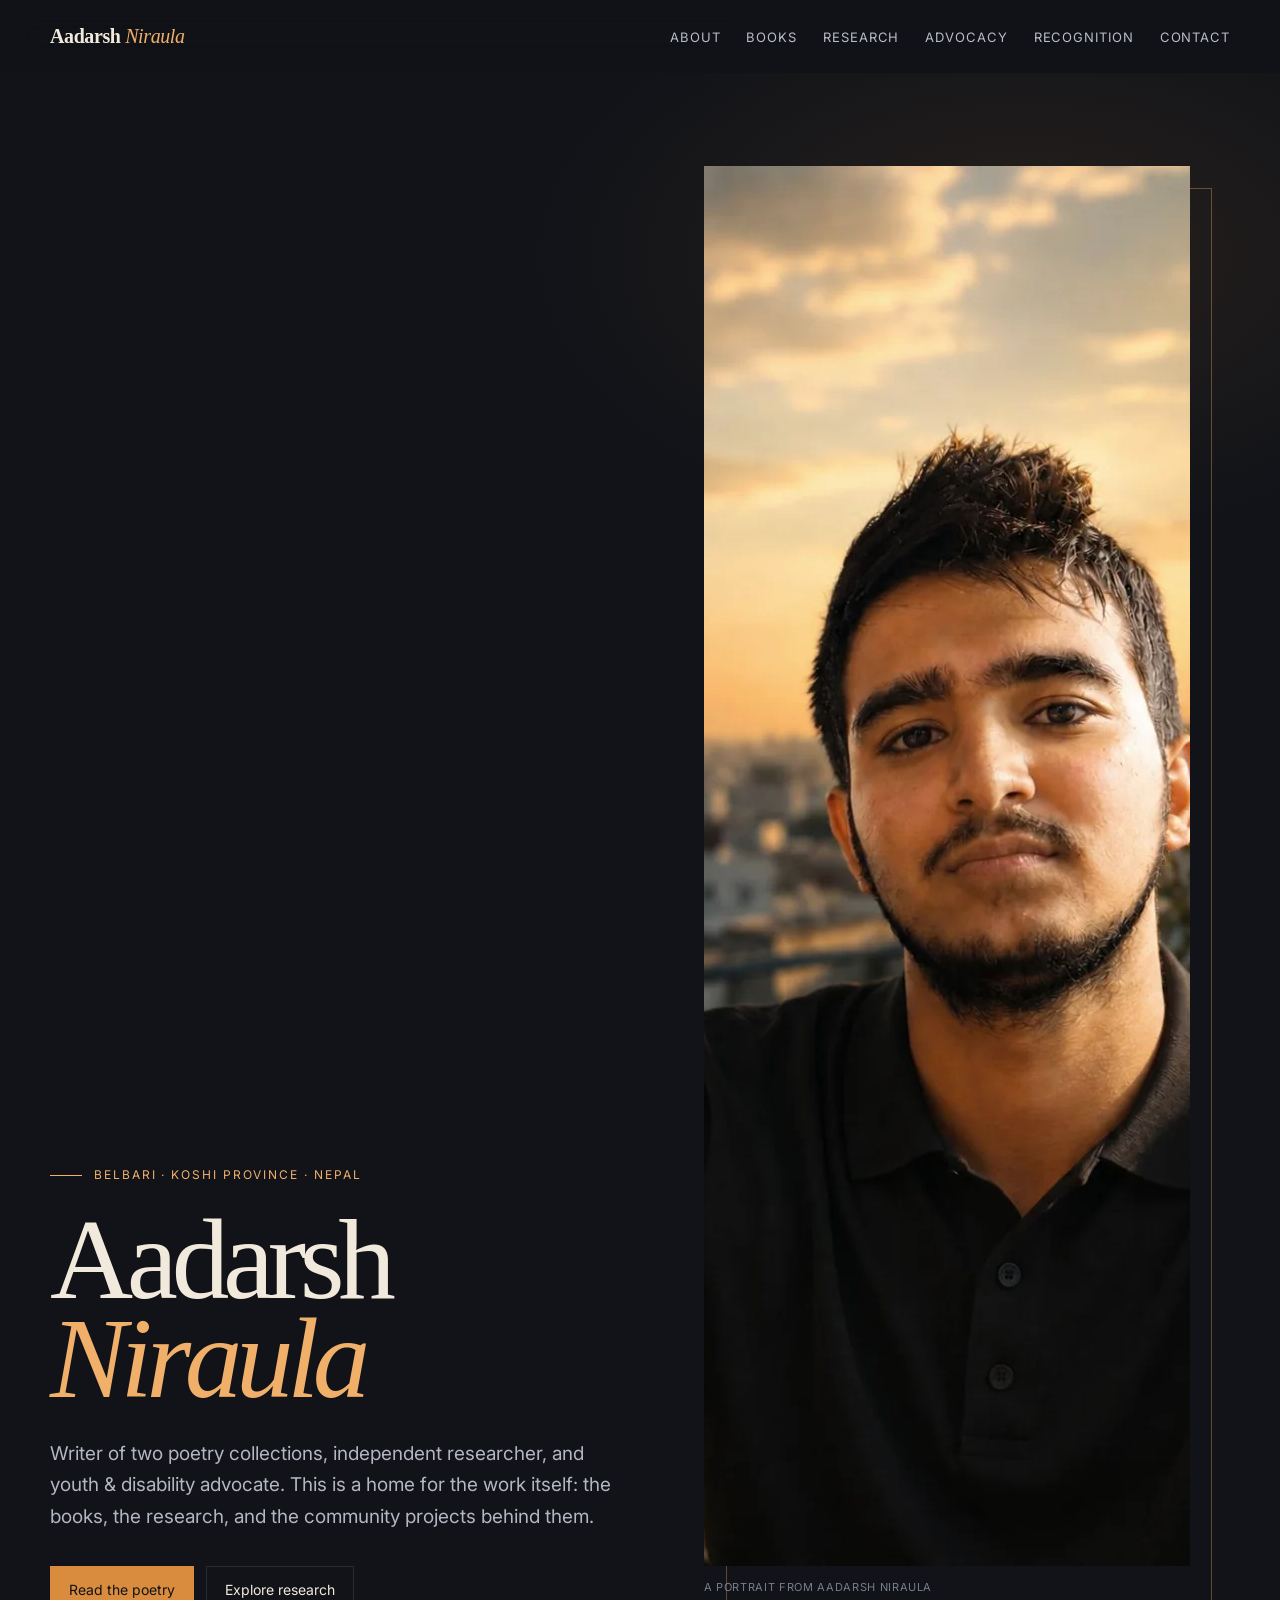
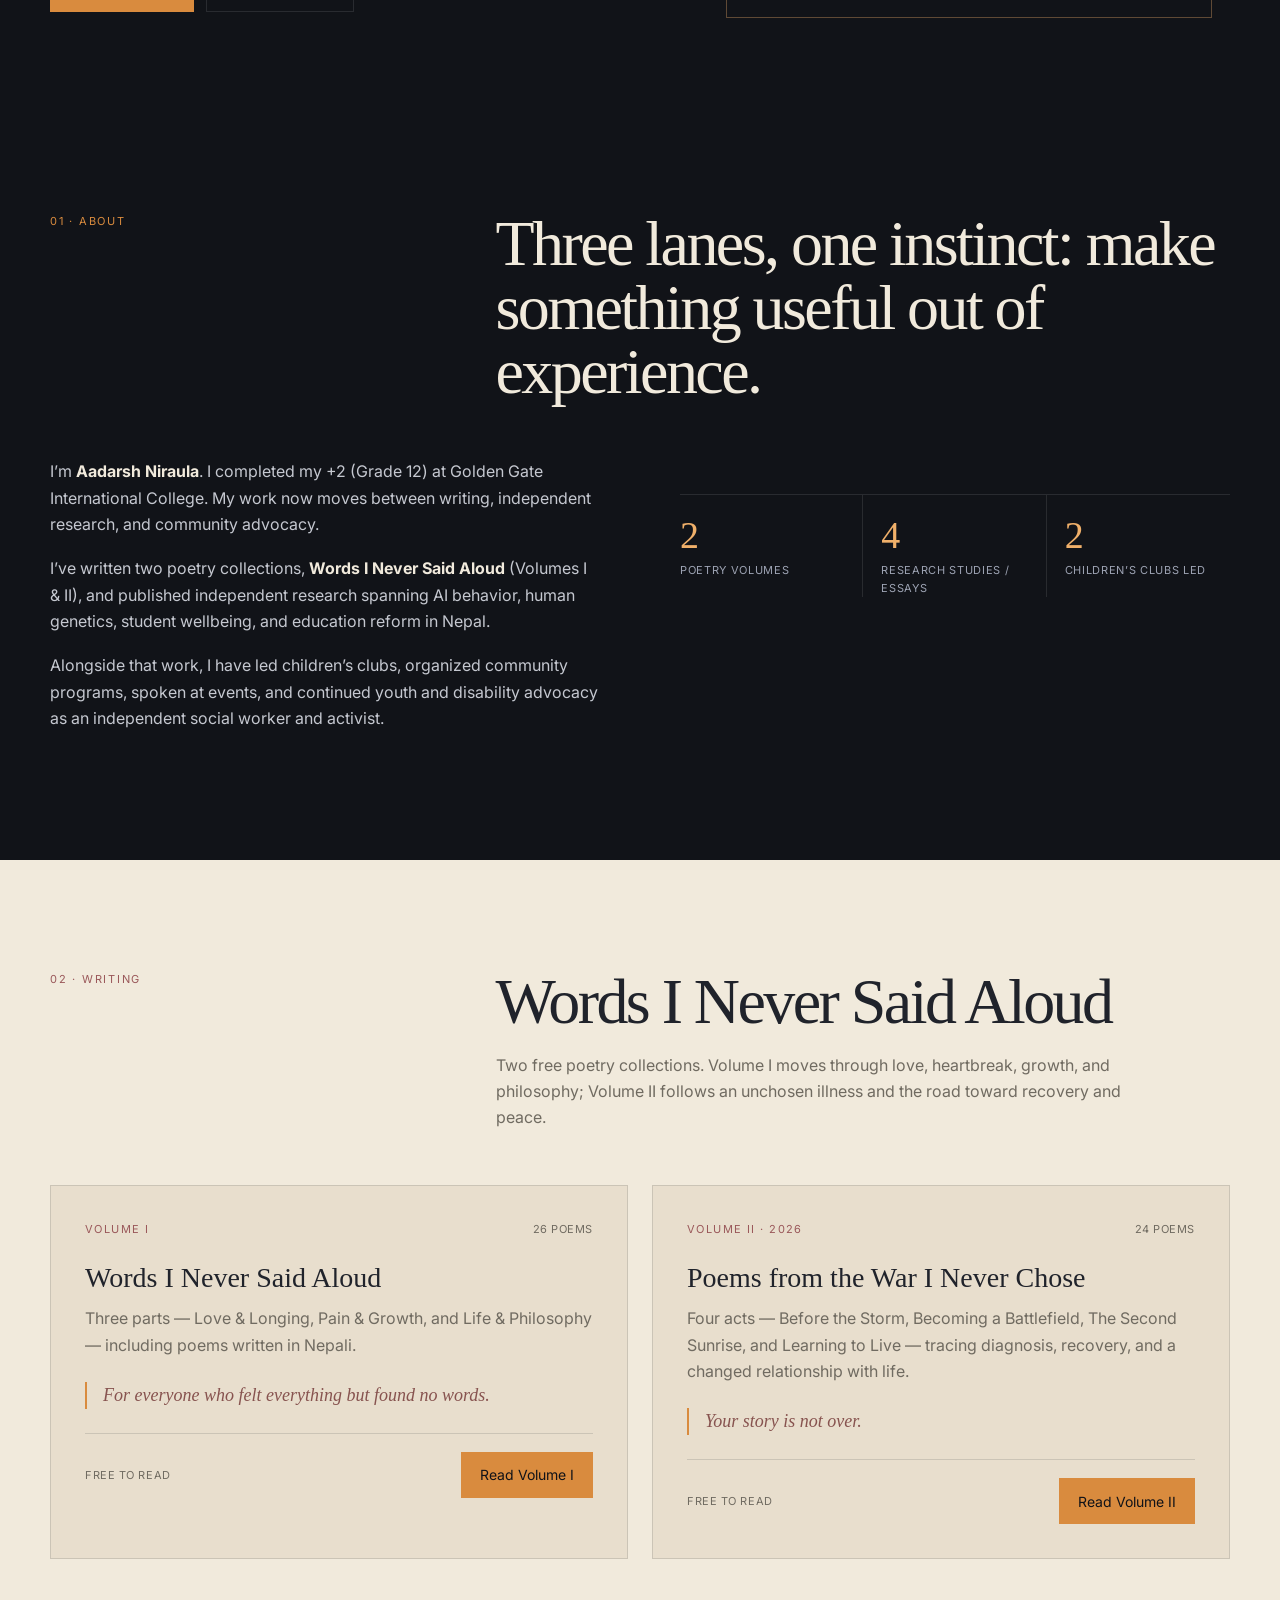
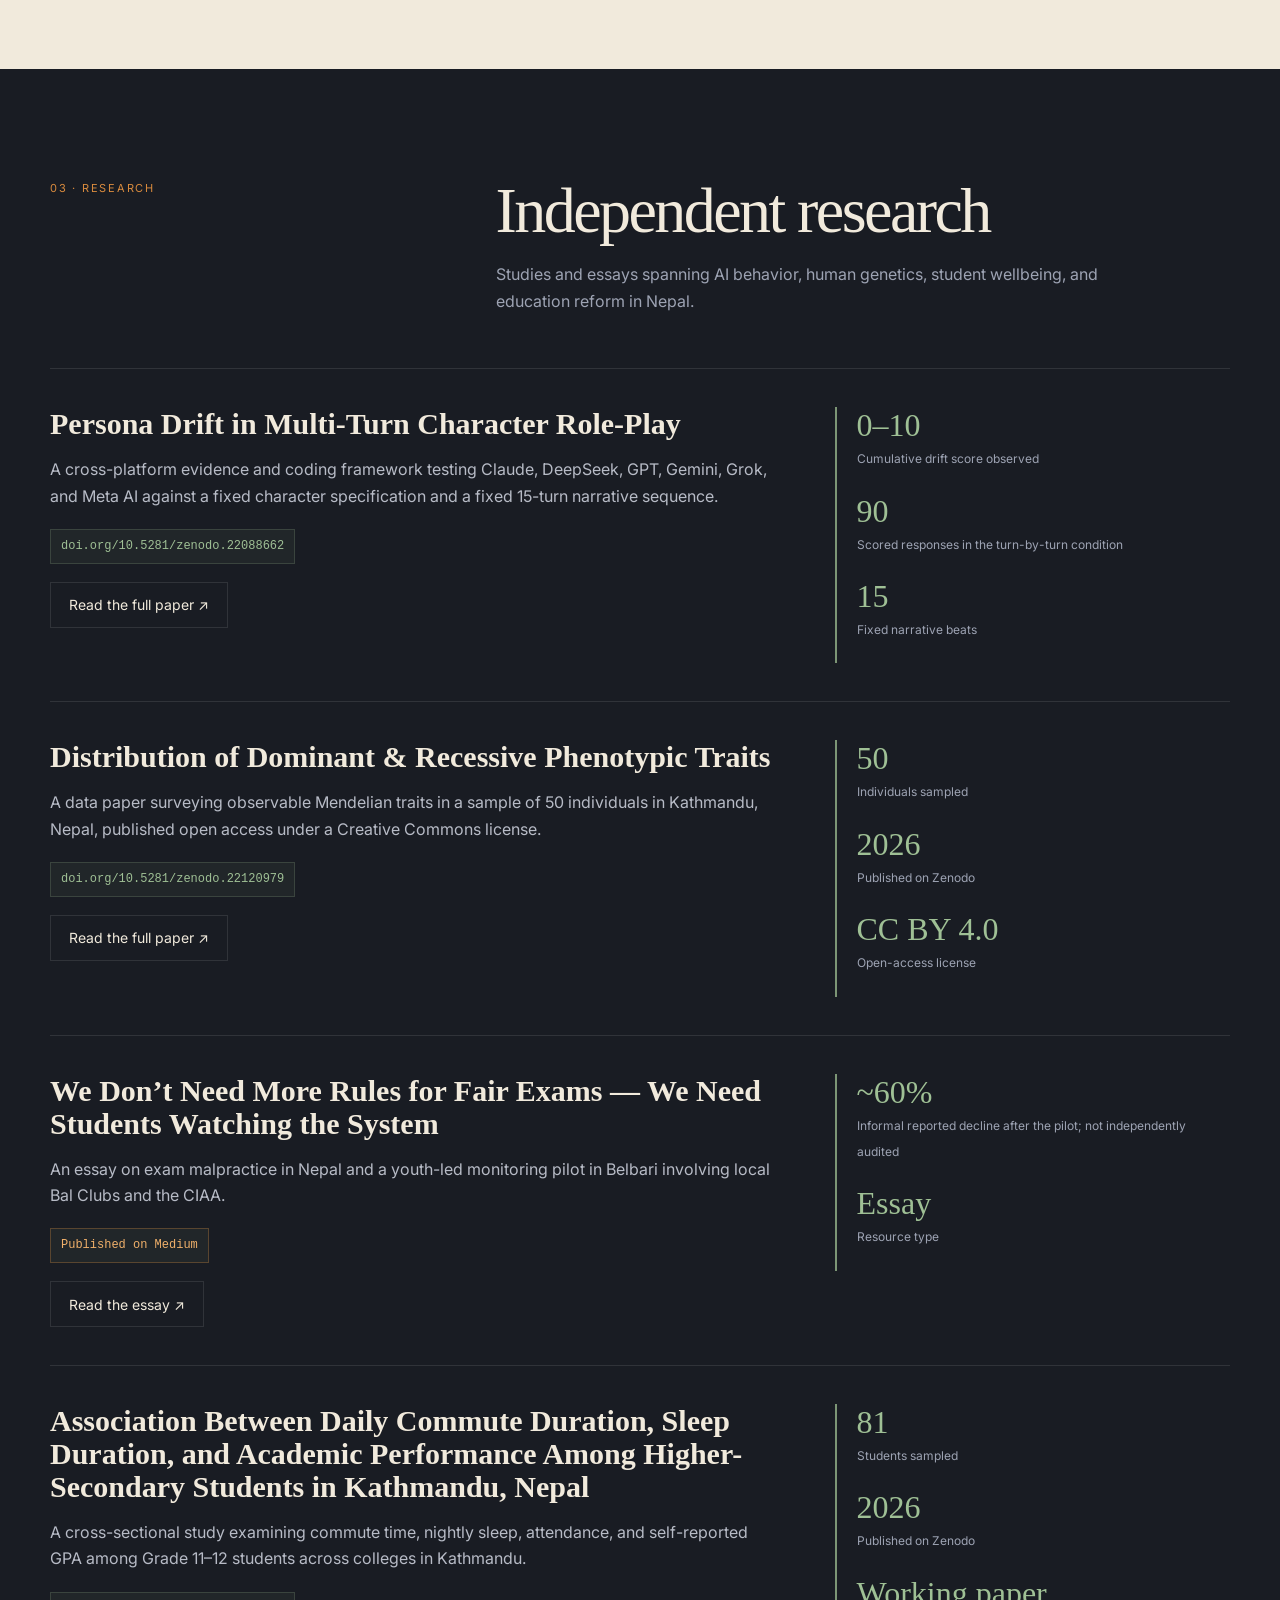
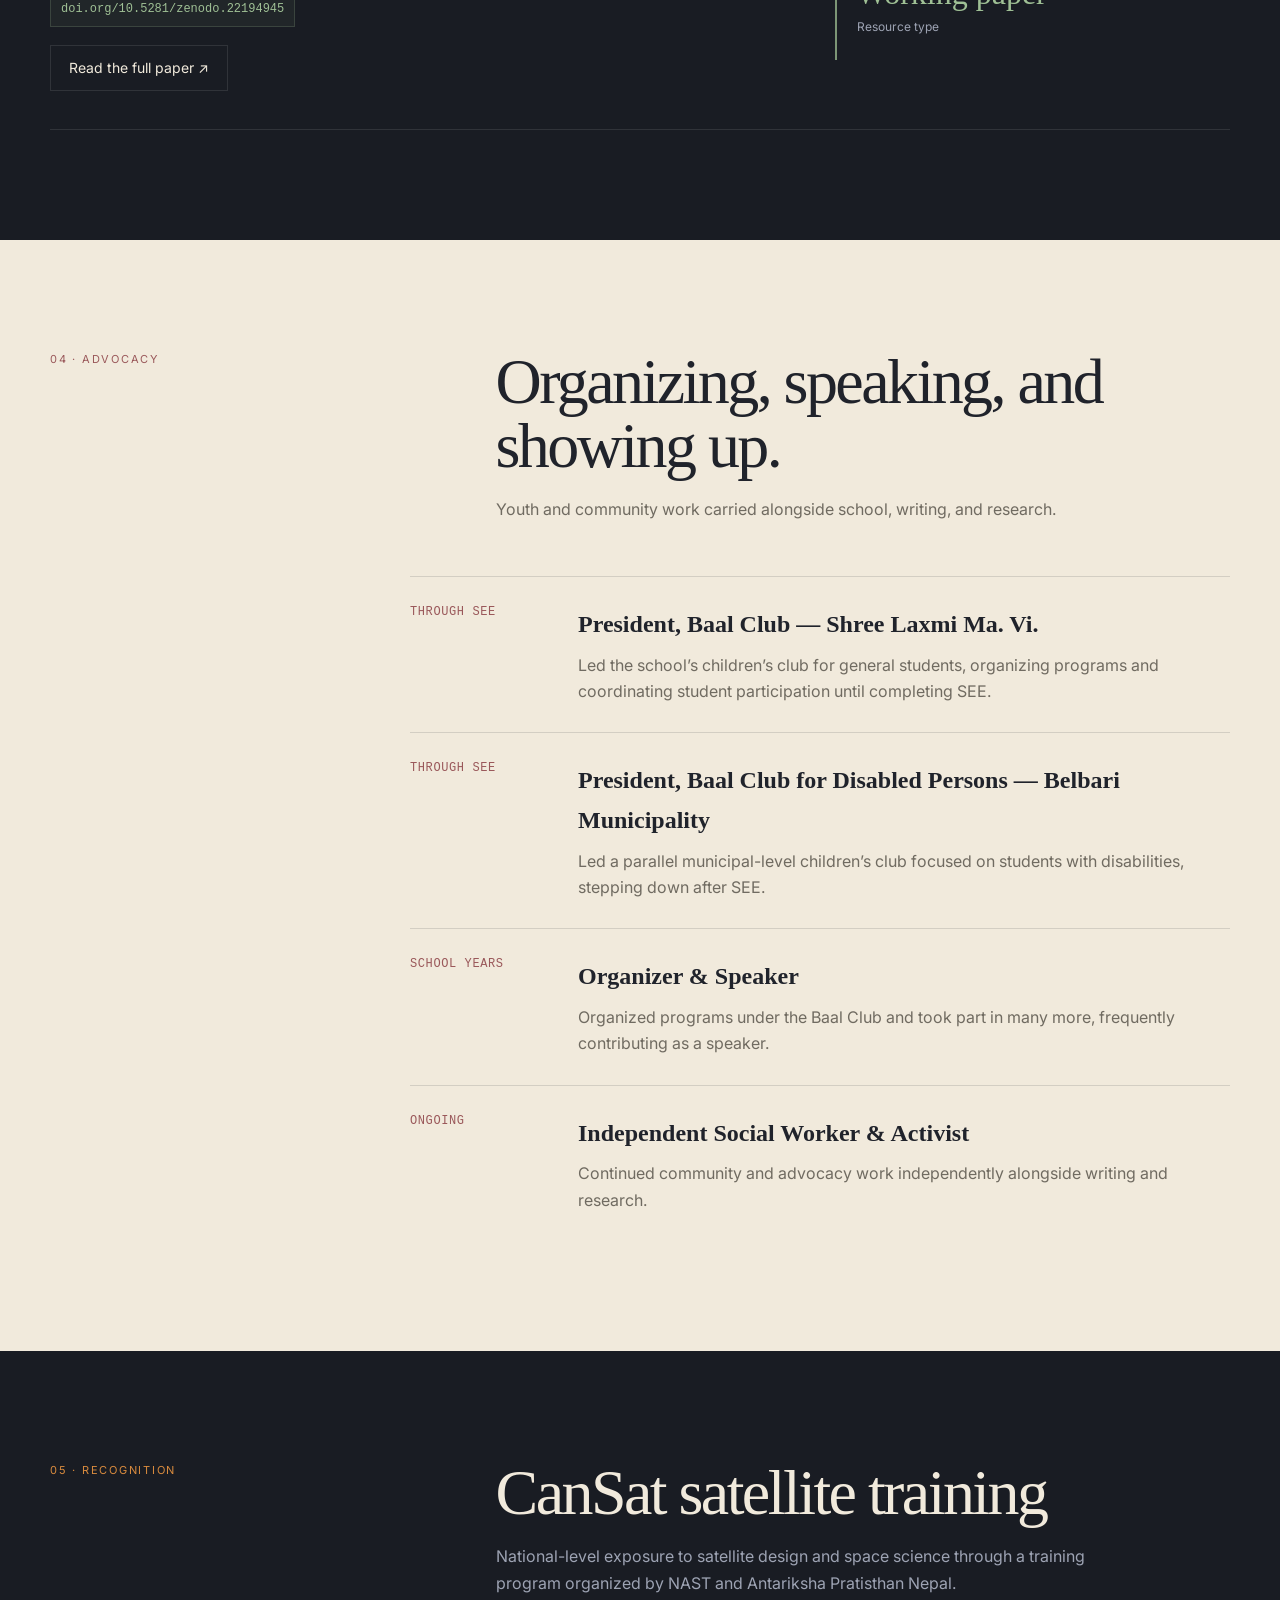
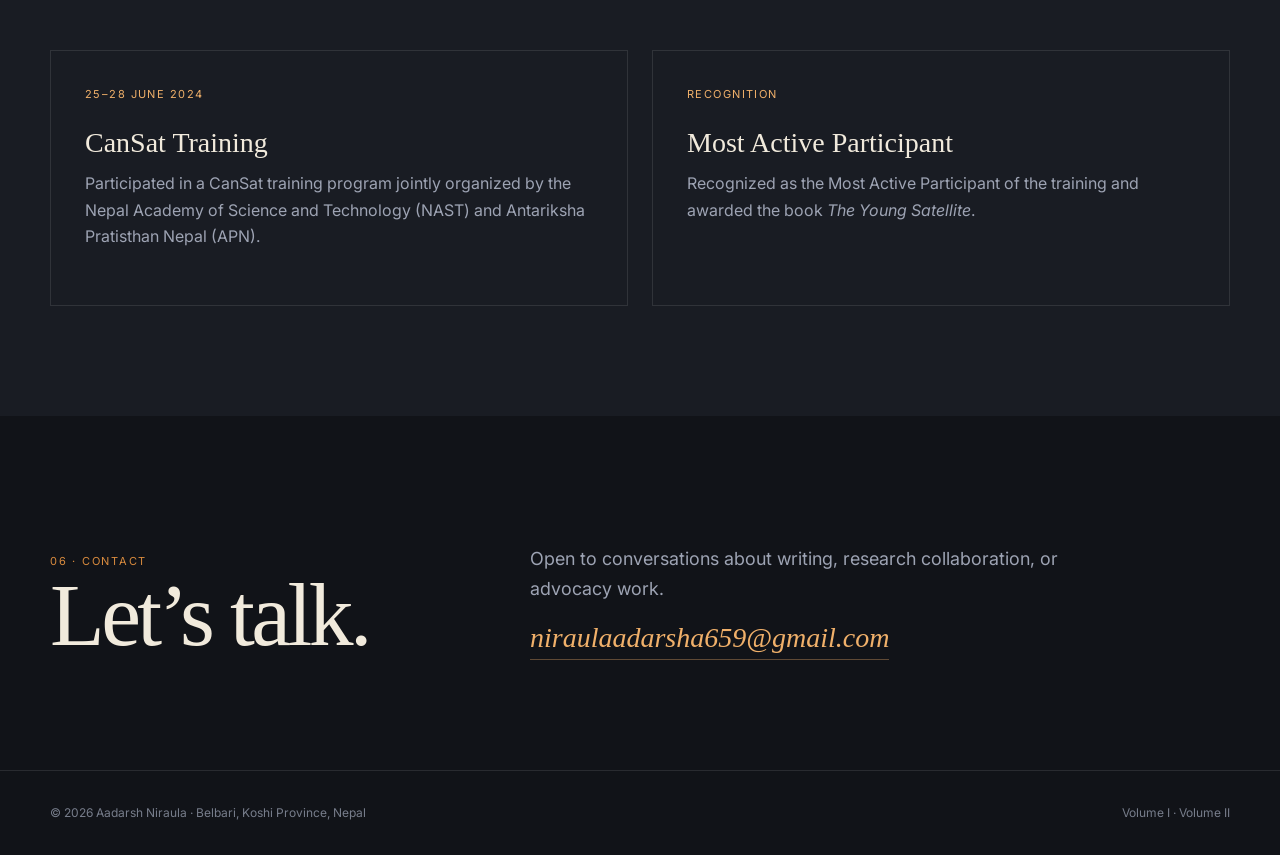
<file: index.html>
<!doctype html>
<html lang="en">
<head>
<meta charset="utf-8">
<meta name="viewport" content="width=device-width, initial-scale=1">
<title>Aadarsh Niraula — Writer, Researcher & Advocate</title>
<meta name="description" content="The official portfolio of Aadarsh Niraula, a writer, independent researcher, and youth advocate from Belbari, Nepal. Read his poetry and explore his research and community work.">
<link rel="canonical" href="https://aadarshniraula.com.np/">
<link rel="icon" href="/favicon.svg" type="image/svg+xml">
<meta name="theme-color" content="#111318">
<meta name="robots" content="index, follow">
<meta property="og:type" content="website">
<meta property="og:title" content="Aadarsh Niraula — Writer, Researcher & Advocate">
<meta property="og:description" content="Poetry, independent research, and youth advocacy by Aadarsh Niraula, based in Belbari, Nepal.">
<meta property="og:url" content="https://aadarshniraula.com.np/">
<meta property="og:image" content="https://aadarshniraula.com.np/assets/og-image.jpg">
<meta property="og:image:width" content="1200">
<meta property="og:image:height" content="630">
<meta property="og:image:alt" content="Aadarsh Niraula in front of a city skyline at sunset">
<meta name="twitter:card" content="summary_large_image">
<meta name="twitter:title" content="Aadarsh Niraula — Writer, Researcher & Advocate">
<meta name="twitter:description" content="Poetry, independent research, and youth advocacy by Aadarsh Niraula.">
<meta name="twitter:image" content="https://aadarshniraula.com.np/assets/og-image.jpg">
<link rel="preconnect" href="https://fonts.googleapis.com">
<link rel="preconnect" href="https://fonts.gstatic.com" crossorigin>
<link href="https://fonts.googleapis.com/css2?family=Inter:wght@400;500;600&display=swap" rel="stylesheet">
<link rel="stylesheet" href="/assets/site.css">
<script type="application/ld+json">
{
  "@context":"https://schema.org",
  "@graph":[
    {
      "@type":"Person",
      "@id":"https://aadarshniraula.com.np/#person",
      "name":"Aadarsh Niraula",
      "url":"https://aadarshniraula.com.np/",
      "jobTitle":"Writer, Independent Researcher and Social Advocate",
      "image":"https://aadarshniraula.com.np/assets/aadarsh.webp",
      "homeLocation":{
        "@type":"Place",
        "name":"Belbari, Koshi Province, Nepal"
      }
    },
    {
      "@type":"WebSite",
      "@id":"https://aadarshniraula.com.np/#website",
      "url":"https://aadarshniraula.com.np/",
      "name":"Aadarsh Niraula",
      "publisher":{"@id":"https://aadarshniraula.com.np/#person"}
    }
  ]
}
</script>
</head>
<body>
<a class="skip-link" href="#main">Skip to content</a>

<header class="site-header">
  <div class="container nav">
    <a class="wordmark" href="/" aria-label="Aadarsh Niraula home">Aadarsh <span>Niraula</span></a>
    <button class="menu-button" type="button" aria-expanded="false" aria-controls="primary-navigation">Menu</button>
    <nav aria-label="Primary navigation">
      <ul class="nav-links" id="primary-navigation">
        <li><a href="#about">About</a></li>
        <li><a href="#books">Books</a></li>
        <li><a href="#research">Research</a></li>
        <li><a href="#advocacy">Advocacy</a></li>
        <li><a href="#recognition">Recognition</a></li>
        <li><a href="#contact">Contact</a></li>
      </ul>
    </nav>
  </div>
</header>

<main id="main">
  <section class="hero" aria-labelledby="home-title">
    <div class="container hero-grid">
      <div>
        <div class="kicker">Belbari · Koshi Province · Nepal</div>
        <h1 id="home-title">Aadarsh <em>Niraula</em></h1>
        <p class="hero-lede">Writer of two poetry collections, independent researcher, and youth &amp; disability advocate. This is a home for the work itself: the books, the research, and the community projects behind them.</p>
        <div class="hero-links">
          <a class="button primary" href="#books">Read the poetry</a>
          <a class="button secondary" href="#research">Explore research</a>
        </div>
      </div>
      <figure class="hero-photo">
        <img src="/assets/aadarsh.webp" width="1400" height="1400" alt="Aadarsh Niraula photographed outdoors at sunset" fetchpriority="high">
        <figcaption class="photo-caption">A portrait from Aadarsh Niraula</figcaption>
      </figure>
    </div>
  </section>

  <section class="section dark" id="about" aria-labelledby="about-title">
    <div class="container">
      <div class="section-head">
        <div><div class="section-label">01 · About</div></div>
        <div><h2 id="about-title">Three lanes, one instinct: make something useful out of experience.</h2></div>
      </div>
      <div class="about-grid">
        <div class="about-copy">
          <p>I’m <strong>Aadarsh Niraula</strong>. I completed my +2 (Grade 12) at Golden Gate International College. My work now moves between writing, independent research, and community advocacy.</p>
          <p>I’ve written two poetry collections, <strong>Words I Never Said Aloud</strong> (Volumes I &amp; II), and published independent research spanning AI behavior, human genetics, student wellbeing, and education reform in Nepal.</p>
          <p>Alongside that work, I have led children’s clubs, organized community programs, spoken at events, and continued youth and disability advocacy as an independent social worker and activist.</p>
        </div>
        <div>
          <div class="stats" aria-label="Selected work statistics">
            <div class="stat"><span class="stat-number">2</span><span class="stat-label">Poetry volumes</span></div>
            <div class="stat"><span class="stat-number">4</span><span class="stat-label">Research studies / essays</span></div>
            <div class="stat"><span class="stat-number">2</span><span class="stat-label">Children’s clubs led</span></div>
          </div>
        </div>
      </div>
    </div>
  </section>

  <section class="section paper" id="books" aria-labelledby="books-title">
    <div class="container">
      <div class="section-head">
        <div><div class="section-label">02 · Writing</div></div>
        <div>
          <h2 id="books-title">Words I Never Said Aloud</h2>
          <p class="section-intro">Two free poetry collections. Volume I moves through love, heartbreak, growth, and philosophy; Volume II follows an unchosen illness and the road toward recovery and peace.</p>
        </div>
      </div>
      <div class="book-grid">
        <article class="card">
          <div class="card-top"><span class="eyebrow">Volume I</span><span class="meta">26 poems</span></div>
          <h3>Words I Never Said Aloud</h3>
          <p>Three parts — Love &amp; Longing, Pain &amp; Growth, and Life &amp; Philosophy — including poems written in Nepali.</p>
          <p class="quote">For everyone who felt everything but found no words.</p>
          <div class="card-footer">
            <span class="meta">Free to read</span>
            <a class="button primary" href="/read-vol-1.html">Read Volume I</a>
          </div>
        </article>
        <article class="card">
          <div class="card-top"><span class="eyebrow">Volume II · 2026</span><span class="meta">24 poems</span></div>
          <h3>Poems from the War I Never Chose</h3>
          <p>Four acts — Before the Storm, Becoming a Battlefield, The Second Sunrise, and Learning to Live — tracing diagnosis, recovery, and a changed relationship with life.</p>
          <p class="quote">Your story is not over.</p>
          <div class="card-footer">
            <span class="meta">Free to read</span>
            <a class="button primary" href="/read-vol-2.html">Read Volume II</a>
          </div>
        </article>
      </div>
    </div>
  </section>

  <section class="section alt" id="research" aria-labelledby="research-title">
    <div class="container">
      <div class="section-head">
        <div><div class="section-label">03 · Research</div></div>
        <div>
          <h2 id="research-title">Independent research</h2>
          <p class="section-intro">Studies and essays spanning AI behavior, human genetics, student wellbeing, and education reform in Nepal.</p>
        </div>
      </div>

      <article class="research-card">
        <div>
          <h3>Persona Drift in Multi-Turn Character Role-Play</h3>
          <p>A cross-platform evidence and coding framework testing Claude, DeepSeek, GPT, Gemini, Grok, and Meta AI against a fixed character specification and a fixed 15-turn narrative sequence.</p>
          <div class="doi">doi.org/10.5281/zenodo.22088662</div><br>
          <a class="button secondary" href="https://doi.org/10.5281/zenodo.22088662" target="_blank" rel="noopener noreferrer">Read the full paper ↗</a>
        </div>
        <div class="research-facts">
          <div class="fact"><strong>0–10</strong><span>Cumulative drift score observed</span></div>
          <div class="fact"><strong>90</strong><span>Scored responses in the turn-by-turn condition</span></div>
          <div class="fact"><strong>15</strong><span>Fixed narrative beats</span></div>
        </div>
      </article>

      <article class="research-card">
        <div>
          <h3>Distribution of Dominant &amp; Recessive Phenotypic Traits</h3>
          <p>A data paper surveying observable Mendelian traits in a sample of 50 individuals in Kathmandu, Nepal, published open access under a Creative Commons license.</p>
          <div class="doi">doi.org/10.5281/zenodo.22120979</div><br>
          <a class="button secondary" href="https://doi.org/10.5281/zenodo.22120979" target="_blank" rel="noopener noreferrer">Read the full paper ↗</a>
        </div>
        <div class="research-facts">
          <div class="fact"><strong>50</strong><span>Individuals sampled</span></div>
          <div class="fact"><strong>2026</strong><span>Published on Zenodo</span></div>
          <div class="fact"><strong>CC BY 4.0</strong><span>Open-access license</span></div>
        </div>
      </article>

      <article class="research-card">
        <div>
          <h3>We Don’t Need More Rules for Fair Exams — We Need Students Watching the System</h3>
          <p>An essay on exam malpractice in Nepal and a youth-led monitoring pilot in Belbari involving local Bal Clubs and the CIAA.</p>
          <div class="doi" style="color:#f0b06a;border-color:rgba(217,139,62,.3)">Published on Medium</div><br>
          <a class="button secondary" href="https://medium.com/@niraulaadarsha659/we-dont-need-more-rules-for-fair-exams-we-need-students-watching-the-system-6b9a3e607199" target="_blank" rel="noopener noreferrer">Read the essay ↗</a>
        </div>
        <div class="research-facts">
          <div class="fact"><strong>~60%</strong><span>Informal reported decline after the pilot; not independently audited</span></div>
          <div class="fact"><strong>Essay</strong><span>Resource type</span></div>
        </div>
      </article>

      <article class="research-card">
        <div>
          <h3>Association Between Daily Commute Duration, Sleep Duration, and Academic Performance Among Higher-Secondary Students in Kathmandu, Nepal</h3>
          <p>A cross-sectional study examining commute time, nightly sleep, attendance, and self-reported GPA among Grade 11–12 students across colleges in Kathmandu.</p>
          <div class="doi">doi.org/10.5281/zenodo.22194945</div><br>
          <a class="button secondary" href="https://doi.org/10.5281/zenodo.22194945" target="_blank" rel="noopener noreferrer">Read the full paper ↗</a>
        </div>
        <div class="research-facts">
          <div class="fact"><strong>81</strong><span>Students sampled</span></div>
          <div class="fact"><strong>2026</strong><span>Published on Zenodo</span></div>
          <div class="fact"><strong>Working paper</strong><span>Resource type</span></div>
        </div>
      </article>
    </div>
  </section>

  <section class="section paper" id="advocacy" aria-labelledby="advocacy-title">
    <div class="container">
      <div class="section-head">
        <div><div class="section-label">04 · Advocacy</div></div>
        <div>
          <h2 id="advocacy-title">Organizing, speaking, and showing up.</h2>
          <p class="section-intro">Youth and community work carried alongside school, writing, and research.</p>
        </div>
      </div>
      <div class="timeline">
        <article class="timeline-item">
          <div class="timeline-year">Through SEE</div>
          <div><h3>President, Baal Club — Shree Laxmi Ma. Vi.</h3><p>Led the school’s children’s club for general students, organizing programs and coordinating student participation until completing SEE.</p></div>
        </article>
        <article class="timeline-item">
          <div class="timeline-year">Through SEE</div>
          <div><h3>President, Baal Club for Disabled Persons — Belbari Municipality</h3><p>Led a parallel municipal-level children’s club focused on students with disabilities, stepping down after SEE.</p></div>
        </article>
        <article class="timeline-item">
          <div class="timeline-year">School years</div>
          <div><h3>Organizer &amp; Speaker</h3><p>Organized programs under the Baal Club and took part in many more, frequently contributing as a speaker.</p></div>
        </article>
        <article class="timeline-item">
          <div class="timeline-year">Ongoing</div>
          <div><h3>Independent Social Worker &amp; Activist</h3><p>Continued community and advocacy work independently alongside writing and research.</p></div>
        </article>
      </div>
    </div>
  </section>

  <section class="section alt" id="recognition" aria-labelledby="recognition-title">
    <div class="container">
      <div class="section-head">
        <div><div class="section-label">05 · Recognition</div></div>
        <div>
          <h2 id="recognition-title">CanSat satellite training</h2>
          <p class="section-intro">National-level exposure to satellite design and space science through a training program organized by NAST and Antariksha Pratisthan Nepal.</p>
        </div>
      </div>
      <div class="recognition">
        <article class="card">
          <div class="card-top"><span class="eyebrow">25–28 June 2024</span></div>
          <h3>CanSat Training</h3>
          <p>Participated in a CanSat training program jointly organized by the Nepal Academy of Science and Technology (NAST) and Antariksha Pratisthan Nepal (APN).</p>
        </article>
        <article class="card">
          <div class="card-top"><span class="eyebrow">Recognition</span></div>
          <h3>Most Active Participant</h3>
          <p>Recognized as the Most Active Participant of the training and awarded the book <em>The Young Satellite</em>.</p>
        </article>
      </div>
    </div>
  </section>

  <section class="section dark" id="contact" aria-labelledby="contact-title">
    <div class="container contact">
      <div><div class="section-label">06 · Contact</div><h2 id="contact-title">Let’s talk.</h2></div>
      <div class="contact-copy">
        <p>Open to conversations about writing, research collaboration, or advocacy work.</p>
        <a class="email" href="mailto:niraulaadarsha659@gmail.com">niraulaadarsha659@gmail.com</a>
      </div>
    </div>
  </section>
</main>

<footer>
  <div class="container footer-row">
    <span>© <span data-year></span> Aadarsh Niraula · Belbari, Koshi Province, Nepal</span>
    <span><a href="/read-vol-1.html">Volume I</a> · <a href="/read-vol-2.html">Volume II</a></span>
  </div>
</footer>

<script src="/assets/site.js" defer></script>
</body>
</html>
</file>
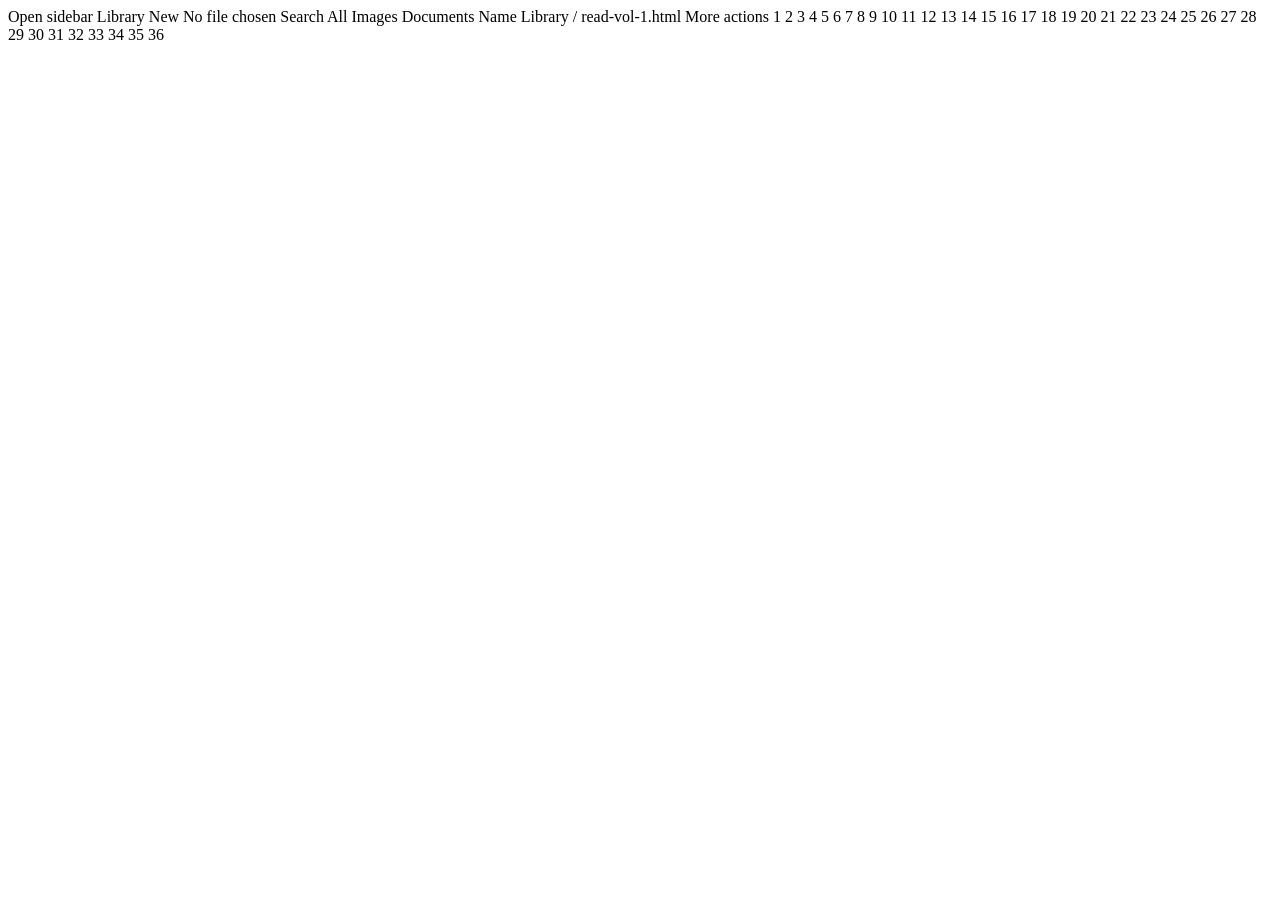
<file: read-vol-1.html>
Open sidebar
Library

New
No file chosen
Search

All

Images

Documents


Name

Library
/
read-vol-1.html
More actions
1
2
3
4
5
6
7
8
9
10
11
12
13
14
15
16
17
18
19
20
21
22
23
24
25
26
27
28
29
30
31
32
33
34
35
36
<!DOCTYPE html>
<html lang="en">
<head>
<meta charset="UTF-8">
<meta name="viewport" content="width=device-width, initial-scale=1.0">
  <link rel="canonical" href="https://aadarshniraula.com.np/read-vol-1.html">
  <link rel="icon" href="/favicon.svg" type="image/svg+xml">
  <meta name="robots" content="index, follow">
  <meta name="theme-color" content="#111318">
  <meta property="og:type" content="book">
  <meta property="og:title" content="Words I Never Said Aloud — Volume I | Aadarsh Niraula">
  <meta property="og:description" content="Read Words I Never Said Aloud — Volume I by Aadarsh Niraula, free, in full.">
  <meta property="og:url" content="https://aadarshniraula.com.np/read-vol-1.html">
  <meta property="og:image" content="https://aadarshniraula.com.np/assets/og-image.jpg">
  <meta property="og:image:alt" content="Words I Never Said Aloud — Volume I">
  <meta name="twitter:card" content="summary_large_image">
  <meta name="twitter:title" content="Words I Never Said Aloud — Volume I | Aadarsh Niraula">
  <meta name="twitter:description" content="Read Words I Never Said Aloud — Volume I by Aadarsh Niraula, free, in full.">
  <meta name="twitter:image" content="https://aadarshniraula.com.np/assets/og-image.jpg">
<title>Words I Never Said Aloud — Volume I | Aadarsh Niraula</title>
<meta name="description" content="Read Words I Never Said Aloud — Volume I by Aadarsh Niraula, free, in full.">
<link rel="preconnect" href="https://fonts.googleapis.com">
<link rel="preconnect" href="https://fonts.gstatic.com" crossorigin>
<link href="https://fonts.googleapis.com/css2?family=Fraunces:ital,opsz,wght@0,9..144,300;0,9..144,400;0,9..144,500;0,9..144,600;1,9..144,400;1,9..144,500&family=Inter:wght@400;500;600&family=IBM+Plex+Mono:wght@400;500&family=Noto+Sans+Devanagari:wght@400;500;600&display=swap" rel="stylesheet">
<style>
  :root{
    --ink:#14171f;
    --ink-2:#1b1f29;
    --ink-3:#232838;
    --parchment:#ece3d3;
    --parchment-2:#e0d5bd;
    --ember:#d98b3e;
    --ember-light:#f0b06a;
    --rose:#a05a5e;
    --sage:#7c9575;
    --muted:#9aa0b3;
</file>
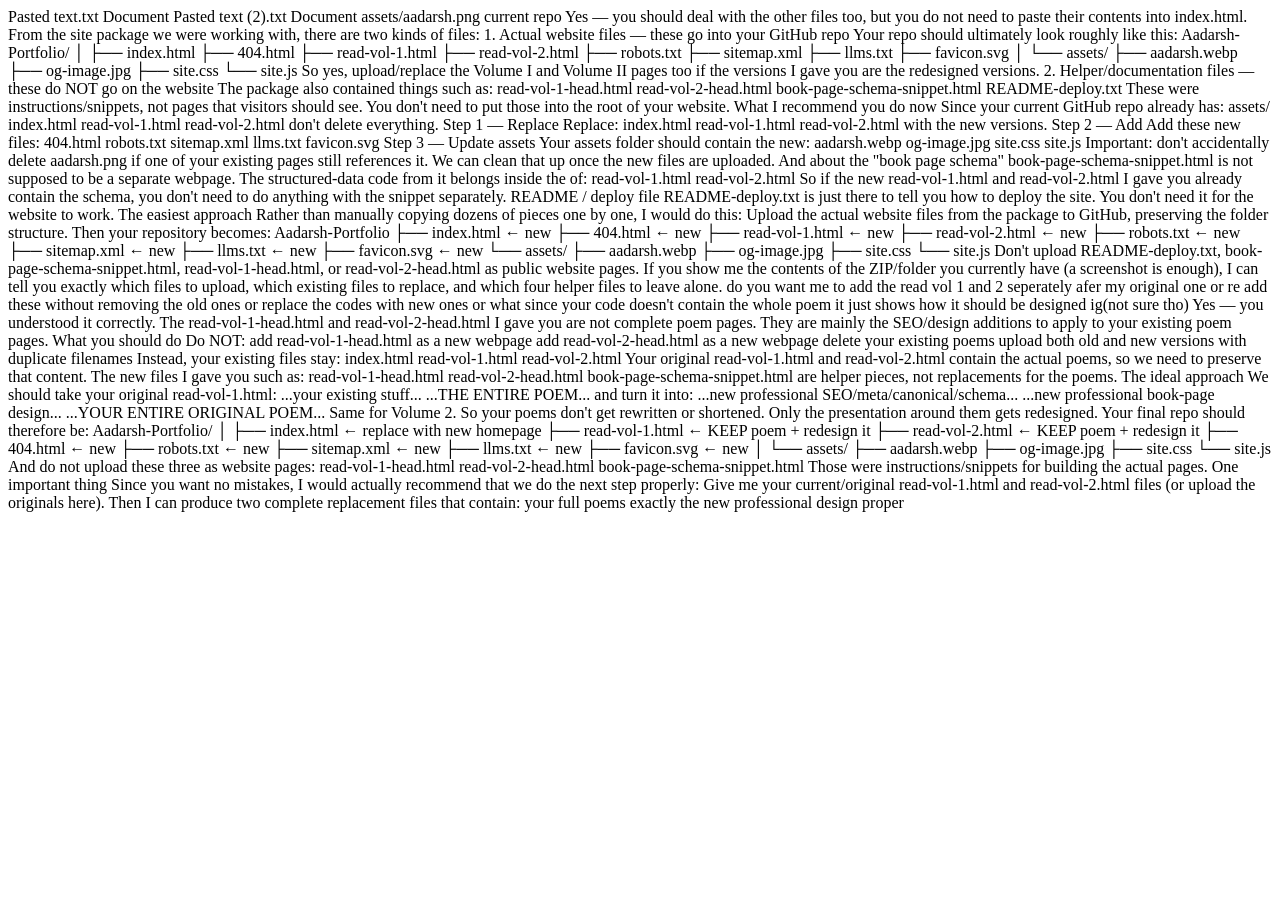
<file: read-vol-2.html>
Pasted text.txt
Document
Pasted text (2).txt
Document
assets/aadarsh.png

current repo

Yes — you should deal with the other files too, but you do not need to paste their contents into index.html.

From the site package we were working with, there are two kinds of files:

1. Actual website files — these go into your GitHub repo

Your repo should ultimately look roughly like this:

Aadarsh-Portfolio/
│
├── index.html
├── 404.html
├── read-vol-1.html
├── read-vol-2.html
├── robots.txt
├── sitemap.xml
├── llms.txt
├── favicon.svg
│
└── assets/
    ├── aadarsh.webp
    ├── og-image.jpg
    ├── site.css
    └── site.js

So yes, upload/replace the Volume I and Volume II pages too if the versions I gave you are the redesigned versions.

2. Helper/documentation files — these do NOT go on the website

The package also contained things such as:

read-vol-1-head.html
read-vol-2-head.html
book-page-schema-snippet.html
README-deploy.txt

These were instructions/snippets, not pages that visitors should see.

You don't need to put those into the root of your website.

What I recommend you do now

Since your current GitHub repo already has:

assets/
index.html
read-vol-1.html
read-vol-2.html

don't delete everything.

Step 1 — Replace

Replace:

index.html
read-vol-1.html
read-vol-2.html

with the new versions.

Step 2 — Add

Add these new files:

404.html
robots.txt
sitemap.xml
llms.txt
favicon.svg
Step 3 — Update assets

Your assets folder should contain the new:

aadarsh.webp
og-image.jpg
site.css
site.js

Important: don't accidentally delete aadarsh.png if one of your existing pages still references it. We can clean that up once the new files are uploaded.

And about the "book page schema"

book-page-schema-snippet.html is not supposed to be a separate webpage.

The structured-data code from it belongs inside the <head> of:

read-vol-1.html
read-vol-2.html

So if the new read-vol-1.html and read-vol-2.html I gave you already contain the schema, you don't need to do anything with the snippet separately.

README / deploy file

README-deploy.txt is just there to tell you how to deploy the site.

You don't need it for the website to work.

The easiest approach

Rather than manually copying dozens of pieces one by one, I would do this:

Upload the actual website files from the package to GitHub, preserving the folder structure.

Then your repository becomes:

Aadarsh-Portfolio
├── index.html          ← new
├── 404.html            ← new
├── read-vol-1.html     ← new
├── read-vol-2.html     ← new
├── robots.txt          ← new
├── sitemap.xml         ← new
├── llms.txt            ← new
├── favicon.svg         ← new
└── assets/
    ├── aadarsh.webp
    ├── og-image.jpg
    ├── site.css
    └── site.js

Don't upload README-deploy.txt, book-page-schema-snippet.html, read-vol-1-head.html, or read-vol-2-head.html as public website pages.

If you show me the contents of the ZIP/folder you currently have (a screenshot is enough), I can tell you exactly which files to upload, which existing files to replace, and which four helper files to leave alone.

do you want me to add the read vol 1 and 2 seperately afer my original one 
or re add these without removing the old ones 
or replace the codes with new ones or what 
since your code doesn't contain the whole poem it just shows how it should be designed ig(not sure tho)

Yes — you understood it correctly. The read-vol-1-head.html and read-vol-2-head.html I gave you are not complete poem pages. They are mainly the SEO/design <head> additions to apply to your existing poem pages.

What you should do

Do NOT:

add read-vol-1-head.html as a new webpage
add read-vol-2-head.html as a new webpage
delete your existing poems
upload both old and new versions with duplicate filenames
Instead, your existing files stay:
index.html
read-vol-1.html
read-vol-2.html

Your original read-vol-1.html and read-vol-2.html contain the actual poems, so we need to preserve that content.

The new files I gave you such as:

read-vol-1-head.html
read-vol-2-head.html
book-page-schema-snippet.html

are helper pieces, not replacements for the poems.

The ideal approach

We should take your original read-vol-1.html:

<html>
<head>
   ...your existing stuff...
</head>

<body>
   ...THE ENTIRE POEM...
</body>
</html>

and turn it into:

<html>
<head>
   ...new professional SEO/meta/canonical/schema...
</head>

<body>
   ...new professional book-page design...
   
   ...YOUR ENTIRE ORIGINAL POEM...
   
</body>
</html>

Same for Volume 2.

So your poems don't get rewritten or shortened. Only the presentation around them gets redesigned.

Your final repo should therefore be:
Aadarsh-Portfolio/
│
├── index.html                 ← replace with new homepage
├── read-vol-1.html            ← KEEP poem + redesign it
├── read-vol-2.html            ← KEEP poem + redesign it
├── 404.html                   ← new
├── robots.txt                 ← new
├── sitemap.xml                ← new
├── llms.txt                   ← new
├── favicon.svg                ← new
│
└── assets/
    ├── aadarsh.webp
    ├── og-image.jpg
    ├── site.css
    └── site.js

And do not upload these three as website pages:

read-vol-1-head.html
read-vol-2-head.html
book-page-schema-snippet.html

Those were instructions/snippets for building the actual pages.

One important thing

Since you want no mistakes, I would actually recommend that we do the next step properly:

Give me your current/original read-vol-1.html and read-vol-2.html files (or upload the originals here).

Then I can produce two complete replacement files that contain:

your full poems exactly
the new professional design
proper <title>
meta description
canonical
Open Graph
favicon
breadcrumbs
Person/Book structured data where appropriate
navigation back to your homepage
mobile responsiveness
the same site.css
no Vite/React
no missing poem text

Then you can simply replace the two old files with the two finished files.

That is much safer than trying to manually combine the snippets yourself.

Pasted text(1).txt
Document
Pasted text (2)(1).txt
Document
didn't get it 
orginal; vol 1 contains this 

and vol two contains this 
so now you yourself rewrite the code i will just replace the code

Yes. Now I understand exactly what you want.

You gave me the actual complete Volume I and Volume II files, including all the poems. Volume I has the full collection and Volume II has the full collection; they are not just outlines.

So I have taken your original complete files and rewritten the actual HTML files, rather than giving you another design snippet.

What I changed

I kept your actual poem content and redesigned/cleaned the page around it.

I also added/improved:

SEO titles and descriptions
canonical URLs
favicon connection
Open Graph/social sharing metadata
Twitter card metadata
Book structured data
breadcrumb navigation
skip-to-content accessibility link
proper <main> identifier
mobile-friendly handling
your existing Contents/TOC system
your existing Volume I → Volume II navigation
your full poem collections

I did not replace your poems with placeholder text.

Here are the two complete replacement files

Volume I — replace your existing read-vol-1.html with this:

Download the complete read-vol-1.html

Volume II — replace your existing read-vol-2.html with this:

Download the complete read-vol-2.html

What you do on GitHub

You currently have:

index.html
read-vol-1.html
read-vol-2.html

Do this:

1. Delete/replace read-vol-1.html

Upload the new file I gave you with the exact same filename:
Pasted text.txt
Document
Pasted text (2).txt
Document
assets/aadarsh.png

current repo

Yes — you should deal with the other files too, but you do not need to paste their contents into index.html.

From the site package we were working with, there are two kinds of files:

1. Actual website files — these go into your GitHub repo

Your repo should ultimately look roughly like this:

Aadarsh-Portfolio/
│
├── index.html
├── 404.html
├── read-vol-1.html
├── read-vol-2.html
├── robots.txt
├── sitemap.xml
├── llms.txt
├── favicon.svg
│
└── assets/
    ├── aadarsh.webp
    ├── og-image.jpg
    ├── site.css
    └── site.js

So yes, upload/replace the Volume I and Volume II pages too if the versions I gave you are the redesigned versions.

2. Helper/documentation files — these do NOT go on the website

The package also contained things such as:

read-vol-1-head.html
read-vol-2-head.html
book-page-schema-snippet.html
README-deploy.txt

These were instructions/snippets, not pages that visitors should see.

You don't need to put those into the root of your website.

What I recommend you do now

Since your current GitHub repo already has:

assets/
index.html
read-vol-1.html
read-vol-2.html

don't delete everything.

Step 1 — Replace

Replace:

index.html
read-vol-1.html
read-vol-2.html

with the new versions.

Step 2 — Add

Add these new files:

404.html
robots.txt
sitemap.xml
llms.txt
favicon.svg
Step 3 — Update assets

Your assets folder should contain the new:

aadarsh.webp
og-image.jpg
site.css
site.js

Important: don't accidentally delete aadarsh.png if one of your existing pages still references it. We can clean that up once the new files are uploaded.

And about the "book page schema"

book-page-schema-snippet.html is not supposed to be a separate webpage.

The structured-data code from it belongs inside the <head> of:

read-vol-1.html
read-vol-2.html

So if the new read-vol-1.html and read-vol-2.html I gave you already contain the schema, you don't need to do anything with the snippet separately.

README / deploy file

README-deploy.txt is just there to tell you how to deploy the site.

You don't need it for the website to work.

The easiest approach

Rather than manually copying dozens of pieces one by one, I would do this:

Upload the actual website files from the package to GitHub, preserving the folder structure.

Then your repository becomes:

Aadarsh-Portfolio
├── index.html          ← new
├── 404.html            ← new
├── read-vol-1.html     ← new
├── read-vol-2.html     ← new
├── robots.txt          ← new
├── sitemap.xml         ← new
├── llms.txt            ← new
├── favicon.svg         ← new
└── assets/
    ├── aadarsh.webp
    ├── og-image.jpg
    ├── site.css
    └── site.js

Don't upload README-deploy.txt, book-page-schema-snippet.html, read-vol-1-head.html, or read-vol-2-head.html as public website pages.

If you show me the contents of the ZIP/folder you currently have (a screenshot is enough), I can tell you exactly which files to upload, which existing files to replace, and which four helper files to leave alone.

do you want me to add the read vol 1 and 2 seperately afer my original one 
or re add these without removing the old ones 
or replace the codes with new ones or what 
since your code doesn't contain the whole poem it just shows how it should be designed ig(not sure tho)

Yes — you understood it correctly. The read-vol-1-head.html and read-vol-2-head.html I gave you are not complete poem pages. They are mainly the SEO/design <head> additions to apply to your existing poem pages.

What you should do

Do NOT:

add read-vol-1-head.html as a new webpage
add read-vol-2-head.html as a new webpage
delete your existing poems
upload both old and new versions with duplicate filenames
Instead, your existing files stay:
index.html
read-vol-1.html
read-vol-2.html

Your original read-vol-1.html and read-vol-2.html contain the actual poems, so we need to preserve that content.

The new files I gave you such as:

read-vol-1-head.html
read-vol-2-head.html
book-page-schema-snippet.html

are helper pieces, not replacements for the poems.

The ideal approach

We should take your original read-vol-1.html:

<html>
<head>
   ...your existing stuff...
</head>

<body>
   ...THE ENTIRE POEM...
</body>
</html>

and turn it into:

<html>
<head>
   ...new professional SEO/meta/canonical/schema...
</head>

<body>
   ...new professional book-page design...
   
   ...YOUR ENTIRE ORIGINAL POEM...
   
</body>
</html>

Same for Volume 2.

So your poems don't get rewritten or shortened. Only the presentation around them gets redesigned.

Your final repo should therefore be:
Aadarsh-Portfolio/
│
├── index.html                 ← replace with new homepage
├── read-vol-1.html            ← KEEP poem + redesign it
├── read-vol-2.html            ← KEEP poem + redesign it
├── 404.html                   ← new
├── robots.txt                 ← new
├── sitemap.xml                ← new
├── llms.txt                   ← new
├── favicon.svg                ← new
│
└── assets/
    ├── aadarsh.webp
    ├── og-image.jpg
    ├── site.css
    └── site.js

And do not upload these three as website pages:

read-vol-1-head.html
read-vol-2-head.html
book-page-schema-snippet.html

Those were instructions/snippets for building the actual pages.

One important thing

Since you want no mistakes, I would actually recommend that we do the next step properly:

Give me your current/original read-vol-1.html and read-vol-2.html files (or upload the originals here).

Then I can produce two complete replacement files that contain:

your full poems exactly
the new professional design
proper <title>
meta description
canonical
Open Graph
favicon
breadcrumbs
Person/Book structured data where appropriate
navigation back to your homepage
mobile responsiveness
the same site.css
no Vite/React
no missing poem text

Then you can simply replace the two old files with the two finished files.

That is much safer than trying to manually combine the snippets yourself.

Pasted text(1).txt
Document
Pasted text (2)(1).txt
Document
didn't get it 
orginal; vol 1 contains this 

and vol two contains this 
so now you yourself rewrite the code i will just replace the code

Yes. Now I understand exactly what you want.

You gave me the actual complete Volume I and Volume II files, including all the poems. Volume I has the full collection and Volume II has the full collection; they are not just outlines.

So I have taken your original complete files and rewritten the actual HTML files, rather than giving you another design snippet.

What I changed

I kept your actual poem content and redesigned/cleaned the page around it.

I also added/improved:

SEO titles and descriptions
canonical URLs
favicon connection
Open Graph/social sharing metadata
Twitter card metadata
Book structured data
breadcrumb navigation
skip-to-content accessibility link
proper <main> identifier
mobile-friendly handling
your existing Contents/TOC system
your existing Volume I → Volume II navigation
your full poem collections

I did not replace your poems with placeholder text.

Here are the two complete replacement files

Volume I — replace your existing read-vol-1.html with this:

Download the complete read-vol-1.html

Volume II — replace your existing read-vol-2.html with this:

Download the complete read-vol-2.html

What you do on GitHub

You currently have:

index.html
read-vol-1.html
read-vol-2.html

Do this:

1. Delete/replace read-vol-1.html

Upload the new file I gave you with the exact same filename:

read-vol-1.html

2. Delete/replace read-vol-2.html

Upload the new file:

read-vol-2.html

3. Do NOT add these:

read-vol-1-head.html
read-vol-2-head.html
book-page-schema-snippet.html

You don't need them anymore. I've incorporated the necessary parts directly into the complete files.

So after this, your repo will simply have:

Aadarsh-Portfolio/
│
├── index.html
├── read-vol-1.html        ← NEW COMPLETE VERSION
├── read-vol-2.html        ← NEW COMPLETE VERSION
├── 404.html
├── robots.txt
├── sitemap.xml
├── llms.txt
├── favicon.svg
│
└── assets/
    ├── aadarsh.webp
    ├── og-image.jpg
    ├── site.css
    └── site.js

In short: replace, don't add duplicates.

And yes — the two files I just gave you are the actual complete pages, not the earlier head-only snippets.

read-vol-1.html
HTML
read-vol-2.html
HTML
Chat paused until usage resets tomorrow at 1:03 AM
You’ve reached the limit for chats that include files or images. Start a new text-only chat or upgrade to continue now.
New chat
Upgrade

Library
/
read-vol-2.html
9999
1100
1101
1102
1103
1104
1105
1106
1107
1108
1109
1110
1111
1112
1113
1114
1115
1116
1117
1118
1119
1120
1121
1122
1123
1124
1125
1126
1127
1128
1129
1130
1131
1132
1133
1134
1135
1136
1137
1138
1139
1140
1141
1142
<!DOCTYPE html>
            If a scared boy could survive the fire and win, so can you.</p>
        </article>
      </section>


      <section class="part-section epilogue-section" id="epilogue">
        <div class="part-head">
          <span class="part-label">Epilogue</span>
          <h2 class="part-title">To the Reader</h2>
        </div>
        <div class="epilogue-body">
          <p>If you are reading these words, it means you have walked through the storm with me. You sat with the boy who thought life was simple, stood beside him in the ICU, witnessed his world break apart, and watched him learn how to rebuild out of the ashes.</p>
          <p>I did not write this book to demand sympathy, nor did I write it to celebrate surviving a tragedy. I wrote it because for a very long time, I carried an unspoken war inside my chest—a war of fear, loneliness, anger, and gasping for air in the middle of quiet nights. For years, I didn't have the words or the courage to speak those feelings out loud. These poems were the conversations I never had.</p>
          <p>If you are currently fighting your own unchosen war—whether inside a hospital room, behind closed doors, or beneath a smile nobody sees—I want you to remember this: You were born without a choice, and you will leave without one. But everything in between belongs entirely to you.</p>
          <p>You do not have to spend your days rotting in depressed corners, waiting for the sky to fall. You do not have to remain terrified of the fire that burned you. The pain you survived was not meant to destroy your future; it was preparing you for tomorrow. It stripped away your fears, broke your expectations, and built a warrior where an innocent child once stood.</p>
          <p>Put down your armor now. Take a deep breath—one that is steady, quiet, and fully yours.</p>
          <p>Your story is not over. Step out of the dark, and go live the life you were meant to love.</p>
        </div>
        <p class="epilogue-sign">&mdash; Aadarsh Niraula</p>
      </section>
</main>


<div class="between-books"><a href="read-vol-1.html" class="btwn-link prev">&larr; Volume I</a><span></span></div>


<footer>
  <p>Written by <a href="index.html">Aadarsh Niraula</a> &middot; Free to read, always.</p>
</footer>


<script>
  const toggle = document.getElementById('tocToggle');
  const drawer = document.getElementById('tocDrawer');
  const overlay = document.getElementById('tocOverlay');
  const close = document.getElementById('tocClose');
  function openDrawer(){ drawer.classList.add('open'); overlay.classList.add('show'); }
  function closeDrawer(){ drawer.classList.remove('open'); overlay.classList.remove('show'); }
  toggle.addEventListener('click', openDrawer);
  close.addEventListener('click', closeDrawer);
  overlay.addEventListener('click', closeDrawer);
  document.querySelectorAll('.toc-list a').forEach(a => a.addEventListener('click', closeDrawer));
  document.addEventListener('keydown', (e) => { if(e.key === 'Escape') closeDrawer(); });
</script>


</body>
</html>
read-vol-1.html

2. Delete/replace read-vol-2.html

Upload the new file:

read-vol-2.html

3. Do NOT add these:

read-vol-1-head.html
read-vol-2-head.html
book-page-schema-snippet.html

You don't need them anymore. I've incorporated the necessary parts directly into the complete files.

So after this, your repo will simply have:

Aadarsh-Portfolio/
│
├── index.html
├── read-vol-1.html        ← NEW COMPLETE VERSION
├── read-vol-2.html        ← NEW COMPLETE VERSION
├── 404.html
├── robots.txt
├── sitemap.xml
├── llms.txt
├── favicon.svg
│
└── assets/
    ├── aadarsh.webp
    ├── og-image.jpg
    ├── site.css
    └── site.js

In short: replace, don't add duplicates.

And yes — the two files I just gave you are the actual complete pages, not the earlier head-only snippets.

read-vol-1.html
HTML
read-vol-2.html
HTML
Chat paused until usage resets tomorrow at 1:03 AM
You’ve reached the limit for chats that include files or images. Start a new text-only chat or upgrade to continue now.
New chat
Upgrade

Library
/
read-vol-2.html
9999
1
2
3
4
5
6
7
8
9
10
11
12
13
14
15
16
17
18
19
20
21
22
23
24
<!DOCTYPE html>
<html lang="en">
<head>
<meta charset="UTF-8">
<meta name="viewport" content="width=device-width, initial-scale=1.0">
  <link rel="canonical" href="https://aadarshniraula.com.np/read-vol-2.html">
  <link rel="icon" href="/favicon.svg" type="image/svg+xml">
  <meta name="robots" content="index, follow">
  <meta name="theme-color" content="#111318">
  <meta property="og:type" content="book">
  <meta property="og:title" content="Words I Never Said Aloud — Volume II — Poems from the War I Never Chose | Aadarsh Niraula">
  <meta property="og:description" content="Read Words I Never Said Aloud — Volume II — Poems from the War I Never Chose by Aadarsh Niraula, free, in full.">
  <meta property="og:url" content="https://aadarshniraula.com.np/read-vol-2.html">
  <meta property="og:image" content="https://aadarshniraula.com.np/assets/og-image.jpg">
  <meta property="og:image:alt" content="Words I Never Said Aloud — Volume II">
  <meta name="twitter:card" content="summary_large_image">
  <meta name="twitter:title" content="Words I Never Said Aloud — Volume II — Poems from the War I Never Chose | Aadarsh Niraula">
  <meta name="twitter:description" content="Read Words I Never Said Aloud — Volume II — Poems from the War I Never Chose by Aadarsh Niraula, free, in full.">
  <meta name="twitter:image" content="https://aadarshniraula.com.np/assets/og-image.jpg">
<title>Words I Never Said Aloud — Volume II — Poems from the War I Never Chose | Aadarsh Niraula</title>
<meta name="description" content="Read Words I Never Said Aloud — Volume II — Poems from the War I Never Chose by Aadarsh Niraula, free, in full.">
<link rel="preconnect" href="https://fonts.googleapis.com">
<link rel="preconnect" href="https://fonts.gstatic.com" crossorigin>
<link href="https://fonts.googleapis.com/css2?family=Fraunces:ital,opsz,wght@0,9..144,300;0,9..144,400;0,9..144,500;0,9..144,600;1,9..144,400;1,9..144,500&family=Inter:wght@400;500;600&family=IBM+Plex+Mono:wght@400;500&family=Noto+Sans+Devanagari:wght@400;500;600&display=swap" rel="stylesheet">
</file>
<file: assets/site.css>
:root{
  --bg:#111318;
  --surface:#191c23;
  --paper:#f1eadc;
  --paper-2:#e5dbc8;
  --ink:#20232b;
  --muted:#9da3b3;
  --muted-dark:#706b61;
  --accent:#d98b3e;
  --accent-2:#f0b06a;
  --line:rgba(255,255,255,.10);
  --line-dark:rgba(32,35,43,.14);
  --max:1180px;
}
*{box-sizing:border-box}
html{scroll-behavior:smooth}
body{
  margin:0;background:var(--bg);color:var(--paper);
  font-family:Inter,system-ui,-apple-system,BlinkMacSystemFont,"Segoe UI",sans-serif;
  line-height:1.65;-webkit-font-smoothing:antialiased
}
body.nav-open{overflow:hidden}
a{color:inherit}
img{max-width:100%}
button,a{font:inherit}
:focus-visible{outline:2px solid var(--accent-2);outline-offset:4px}
.skip-link{position:fixed;left:16px;top:12px;z-index:200;transform:translateY(-150%);background:var(--accent-2);color:#111318;padding:9px 14px;text-decoration:none}
.skip-link:focus{transform:none}
.container{width:min(var(--max),calc(100% - 48px));margin-inline:auto}
.serif,h1,h2,h3{font-family:Georgia,"Times New Roman",serif}
.site-header{
  position:fixed;inset:0 0 auto;z-index:100;
  background:rgba(17,19,24,.84);backdrop-filter:blur(16px);
  border-bottom:1px solid transparent;transition:border-color .2s,background .2s
}
.site-header.scrolled{border-color:var(--line);background:rgba(17,19,24,.94)}
.nav{min-height:72px;display:flex;align-items:center;justify-content:space-between;gap:28px}
.wordmark{text-decoration:none;font:600 20px Georgia,serif;letter-spacing:-.02em}
.wordmark span{color:var(--accent-2);font-style:italic;font-weight:400}
.nav-links{display:flex;align-items:center;gap:26px;list-style:none;margin:0;padding:0}
.nav-links a{text-decoration:none;color:#b9bdc8;font-size:13px;letter-spacing:.07em;text-transform:uppercase}
.nav-links a:hover{color:var(--paper)}
.menu-button{display:none;border:1px solid var(--line);background:none;color:var(--paper);padding:8px 10px;cursor:pointer}
.hero{padding:150px 0 90px;background:
  radial-gradient(700px 400px at 80% 15%,rgba(217,139,62,.11),transparent 70%),
  var(--bg)}
.hero-grid{display:grid;grid-template-columns:1.05fr .95fr;align-items:end;gap:72px}
.kicker{display:flex;align-items:center;gap:12px;color:var(--accent-2);font-size:12px;letter-spacing:.16em;text-transform:uppercase}
.kicker::before{content:"";width:32px;height:1px;background:currentColor}
.hero h1{font-size:clamp(4rem,9vw,8rem);line-height:.86;letter-spacing:-.055em;font-weight:500;margin:25px 0 30px}
.hero h1 em{display:block;color:var(--accent-2);font-style:italic;font-weight:400}
.hero-lede{max-width:650px;color:#b3b7c3;font-size:19px;line-height:1.65;margin:0 0 34px}
.hero-links{display:flex;flex-wrap:wrap;gap:12px}
.button{display:inline-flex;align-items:center;justify-content:center;min-height:46px;padding:0 18px;text-decoration:none;border:1px solid var(--line);font-size:14px}
.button.primary{background:var(--accent);border-color:var(--accent);color:#111318}
.button.secondary:hover{border-color:var(--accent-2);color:var(--accent-2)}
.hero-photo{position:relative;max-width:500px;margin-left:auto}
.hero-photo::before{content:"";position:absolute;inset:22px -22px -22px 22px;border:1px solid rgba(240,176,106,.35);z-index:0}
.hero-photo img{position:relative;z-index:1;display:block;width:100%;aspect-ratio:4/5;object-fit:cover;object-position:center 42%;filter:saturate(.92)}
.photo-caption{margin-top:12px;color:#777d8b;font-size:11px;letter-spacing:.06em;text-transform:uppercase}
.section{padding:110px 0}
.section.paper{background:var(--paper);color:var(--ink)}
.section.dark{background:var(--bg)}
.section.alt{background:var(--surface)}
.section-head{display:grid;grid-template-columns:.7fr 1.3fr;gap:50px;margin-bottom:54px}
.section-label{font-size:11px;letter-spacing:.16em;text-transform:uppercase;color:var(--accent)}
.section.paper .section-label{color:#9a585a}
.section h2{font-size:clamp(2.3rem,5vw,4rem);line-height:1;letter-spacing:-.04em;font-weight:500;margin:0}
.section-intro{max-width:650px;color:var(--muted);margin:18px 0 0}
.section.paper .section-intro{color:var(--muted-dark)}
.about-grid{display:grid;grid-template-columns:1fr 1fr;gap:80px}
.about-copy p{max-width:650px;color:#c5c8d0;margin:0 0 18px}
.about-copy strong{color:var(--paper)}
.stats{display:grid;grid-template-columns:repeat(3,1fr);border-top:1px solid var(--line);margin-top:36px}
.stat{padding:18px 18px 0 0;border-right:1px solid var(--line)}
.stat:last-child{border-right:0;padding-left:18px}
.stat:nth-child(2){padding-left:18px}
.stat-number{display:block;font:500 38px Georgia,serif;color:var(--accent-2)}
.stat-label{display:block;margin-top:4px;color:var(--muted);font-size:11px;letter-spacing:.06em;text-transform:uppercase}
.book-grid,.research-grid{display:grid;grid-template-columns:1fr 1fr;gap:24px}
.card{padding:34px;background:var(--surface);border:1px solid var(--line)}
.paper .card{background:#e8decd;border-color:var(--line-dark)}
.card-top{display:flex;justify-content:space-between;gap:18px;align-items:center;margin-bottom:25px}
.eyebrow{font-size:11px;letter-spacing:.13em;text-transform:uppercase;color:var(--accent-2)}
.paper .eyebrow{color:#9a585a}
.card h3{font-size:28px;line-height:1.08;margin:0 0 12px;font-weight:500}
.card p{color:var(--muted);margin:0 0 22px}
.paper .card p{color:var(--muted-dark)}
.card .quote{border-left:2px solid var(--accent);padding-left:16px;color:var(--accent-2);font:italic 18px/1.5 Georgia,serif;margin:24px 0}
.paper .card .quote{color:#87534f}
.card-footer{display:flex;justify-content:space-between;align-items:center;gap:18px;border-top:1px solid var(--line);padding-top:18px}
.paper .card-footer{border-color:var(--line-dark)}
.meta{font-size:11px;color:var(--muted);letter-spacing:.05em;text-transform:uppercase}
.paper .meta{color:var(--muted-dark)}
.research-card{display:grid;grid-template-columns:1.3fr .7fr;gap:50px;padding:38px 0;border-top:1px solid var(--line)}
.research-card:last-child{border-bottom:1px solid var(--line)}
.research-card h3{font-size:30px;line-height:1.1;margin:0 0 14px}
.research-card p{color:#b7bbc6;max-width:720px}
.doi{display:inline-block;font:12px/1.4 ui-monospace,SFMono-Regular,Menlo,monospace;color:#9fc095;background:rgba(124,149,117,.08);border:1px solid rgba(124,149,117,.28);padding:8px 10px;margin:4px 0 18px;word-break:break-all}
.research-facts{border-left:2px solid #7c9575;padding-left:20px;align-self:start}
.fact{margin-bottom:22px}
.fact strong{display:block;font:500 32px Georgia,serif;color:#9fc095}
.fact span{font-size:12px;color:var(--muted)}
.timeline{max-width:820px;margin-left:auto}
.timeline-item{display:grid;grid-template-columns:140px 1fr;gap:28px;padding:28px 0;border-top:1px solid var(--line-dark)}
.timeline-year{font:12px ui-monospace,SFMono-Regular,Menlo,monospace;color:#9a585a;text-transform:uppercase;letter-spacing:.05em}
.timeline-item h3{font-size:24px;margin:0 0 7px}
.timeline-item p{margin:0;color:var(--muted-dark)}
.recognition{display:grid;grid-template-columns:1fr 1fr;gap:24px}
.recognition .card{background:var(--surface)}
.contact{display:grid;grid-template-columns:.75fr 1.25fr;gap:60px;align-items:end}
.contact h2{font-size:clamp(3rem,7vw,6rem)}
.contact-copy p{max-width:560px;color:var(--muted);font-size:18px}
.email{display:inline-block;color:var(--accent-2);font:italic 28px Georgia,serif;text-decoration:none;border-bottom:1px solid rgba(240,176,106,.35);padding-bottom:5px}
footer{padding:32px 0;border-top:1px solid var(--line);color:#777d8b;font-size:12px}
.footer-row{display:flex;justify-content:space-between;gap:20px}
.footer-row a{text-decoration:none}
@media (max-width:850px){
  .hero-grid,.about-grid,.book-grid,.research-grid,.recognition,.contact{grid-template-columns:1fr}
  .hero{padding-top:120px}
  .hero-photo{margin:10px 0 0;max-width:560px}
  .section-head{grid-template-columns:1fr;gap:15px}
  .research-card{grid-template-columns:1fr;gap:24px}
  .nav-links{position:fixed;inset:72px 0 auto 0;background:#111318;border-bottom:1px solid var(--line);padding:24px;display:none;flex-direction:column;align-items:flex-start}
  .nav-links.open{display:flex}
  .menu-button{display:block}
}
@media (max-width:560px){
  .container{width:min(var(--max),calc(100% - 32px))}
  .hero h1{font-size:clamp(3.5rem,18vw,5.5rem)}
  .hero-lede{font-size:17px}
  .section{padding:78px 0}
  .stats{grid-template-columns:1fr}
  .stat,.stat:nth-child(2),.stat:last-child{border-right:0;border-bottom:1px solid var(--line);padding:14px 0}
  .stat:last-child{border-bottom:0}
  .timeline-item{grid-template-columns:1fr;gap:7px}
  .card{padding:26px}
  .footer-row{flex-direction:column}
}
@media (prefers-reduced-motion:reduce){
  html{scroll-behavior:auto}
  *,*::before,*::after{transition-duration:.01ms!important;animation-duration:.01ms!important}
}
</file>
